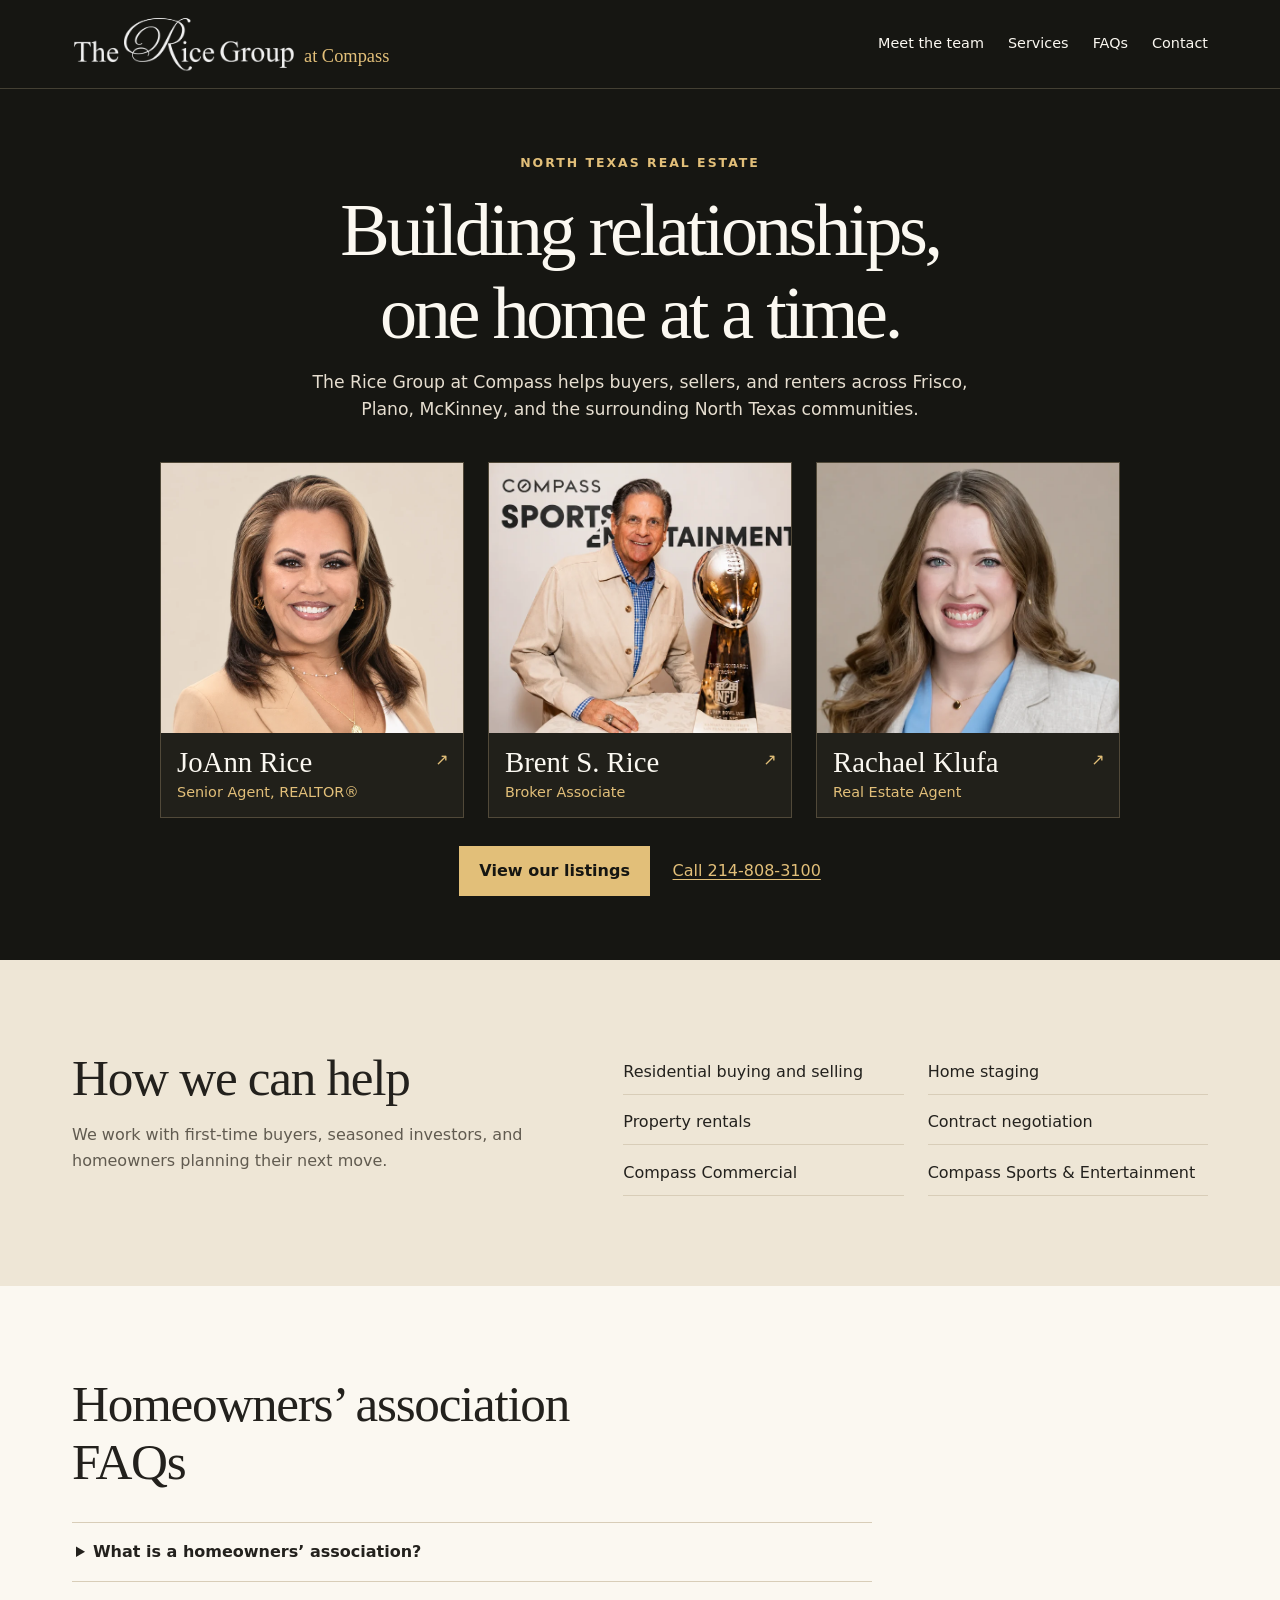
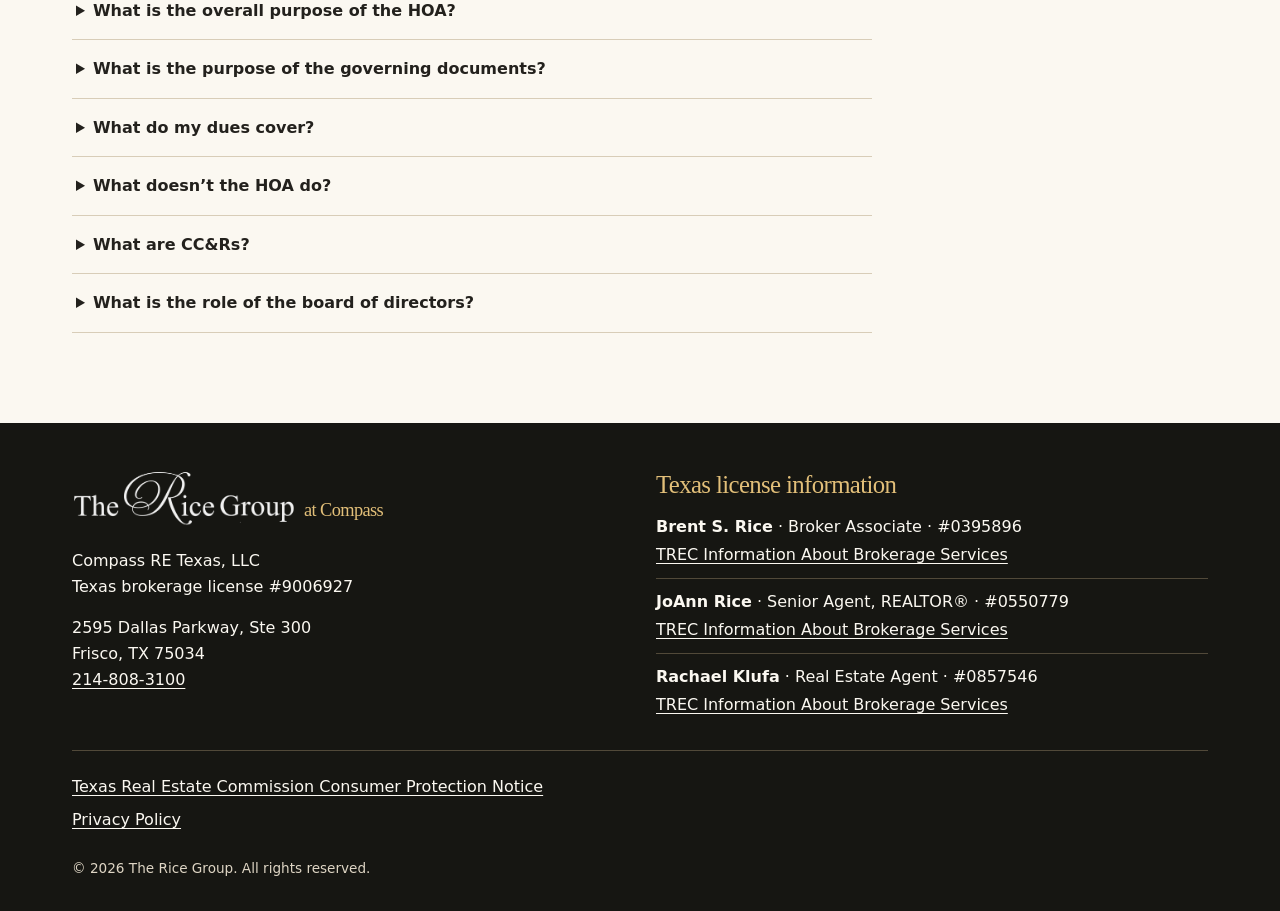
<file: index.html>
<!doctype html>
<html lang="en">
<head>
  <meta charset="utf-8">
  <meta name="viewport" content="width=device-width, initial-scale=1">
  <title>The Rice Group at Compass | North Texas Real Estate</title>
  <meta name="description" content="Meet Brent Rice, JoAnn Rice, and Rachael Klufa of The Rice Group at Compass. Real estate services for North Texas buyers, sellers, and renters.">
  <link rel="stylesheet" href="styles.css?v=brent-original-crop">
  <script type="application/ld+json">
  {
    "@context": "https://schema.org",
    "@type": "RealEstateAgent",
    "@id": "https://ricegroupinc.com/#rice-group",
    "name": "The Rice Group at Compass",
    "url": "https://ricegroupinc.com/",
    "image": [
      "https://ricegroupinc.com/images/brent-rice-portrait.webp",
      "https://ricegroupinc.com/images/joann-rice-warm-ivory.webp",
      "https://ricegroupinc.com/images/rachael-klufa-warm-gray.webp"
    ],
    "telephone": "+1-214-808-3100",
    "address": {
      "@type": "PostalAddress",
      "streetAddress": "2595 Dallas Parkway, Ste 300",
      "addressLocality": "Frisco",
      "addressRegion": "TX",
      "postalCode": "75034",
      "addressCountry": "US"
    },
    "areaServed": "North Texas",
    "sameAs": [
      "https://www.compass.com/agents/the-rice-group/"
    ]
  }
  </script>
</head>
<body>
  <a class="skip" href="#main">Skip to content</a>
  <header class="site-header">
    <div class="wrap header-inner">
      <a class="wordmark" href="./">
        <span class="wordmark-logo"><img src="images/rice-group-banner.png" alt="The Rice Group" width="2000" height="761"></span>
        <span class="wordmark-compass">at Compass</span>
      </a>
      <nav aria-label="Main navigation">
        <a href="#team">Meet the team</a>
        <a href="#services">Services</a>
        <a href="#faq">FAQs</a>
        <a href="#contact">Contact</a>
      </nav>
    </div>
  </header>

  <main id="main">
    <section class="hero" aria-labelledby="hero-heading">
      <div class="wrap portrait-hero">
        <div class="hero-intro">
          <p class="eyebrow">North Texas Real Estate</p>
          <h1 id="hero-heading">Building relationships,<br class="hero-break"> one home at a time.</h1>
          <p class="hero-copy">The Rice Group at Compass helps buyers, sellers, and renters across Frisco, Plano, McKinney, and the surrounding North Texas communities.</p>
        </div>

        <div class="hero-team" id="team">
          <ul class="portrait-grid" aria-label="Meet the team">
            <li>
              <a class="portrait-card" href="https://www.compass.com/agents/the-rice-group/" aria-labelledby="joann-name">
                <img class="portrait-joann" src="images/joann-rice-warm-ivory.webp" alt="Portrait of JoAnn Rice">
                <div class="portrait-caption">
                  <h2 id="joann-name">JoAnn Rice</h2>
                  <p>Senior Agent, REALTOR®</p>
                  <span class="portrait-arrow" aria-hidden="true">↗</span>
                </div>
              </a>
            </li>
            <li>
              <a class="portrait-card" href="https://www.compass.com/agents/the-rice-group/" aria-labelledby="brent-name">
                <div class="portrait-frame">
                  <img class="portrait-brent" src="images/brent-rice-portrait.webp" alt="Brent Rice beside a football trophy">
                </div>
                <div class="portrait-caption">
                  <h2 id="brent-name">Brent S. Rice</h2>
                  <p>Broker Associate</p>
                  <span class="portrait-arrow" aria-hidden="true">↗</span>
                </div>
              </a>
            </li>
            <li>
              <a class="portrait-card" href="https://www.compass.com/agents/rachael-klufa/" aria-labelledby="rachael-name">
                <img class="portrait-rachael" src="images/rachael-klufa-warm-gray.webp" alt="Portrait of Rachael Klufa">
                <div class="portrait-caption">
                  <h2 id="rachael-name">Rachael Klufa</h2>
                  <p>Real Estate Agent</p>
                  <span class="portrait-arrow" aria-hidden="true">↗</span>
                </div>
              </a>
            </li>
          </ul>
        </div>

        <div class="actions">
          <a class="button" href="https://www.compass.com/agents/the-rice-group/">View our listings</a>
          <a class="text-link" href="tel:+12148083100">Call 214-808-3100</a>
        </div>
      </div>
    </section>

    <section class="service-band" id="services">
      <div class="wrap section services-grid">
        <div>
          <h2>How we can help</h2>
          <p>We work with first-time buyers, seasoned investors, and homeowners planning their next move.</p>
        </div>
        <ul>
          <li>Residential buying and selling</li>
          <li>Home staging</li>
          <li>Property rentals</li>
          <li>Contract negotiation</li>
          <li>Compass Commercial</li>
          <li>Compass Sports &amp; Entertainment</li>
        </ul>
      </div>
    </section>

    <section class="wrap section" id="faq" aria-labelledby="faq-heading">
      <div class="section-heading">
        <h2 id="faq-heading">Homeowners’ association FAQs</h2>
      </div>
      <div class="faq-list">
        <details>
          <summary>What is a homeowners’ association?</summary>
          <p>Automatic and mandatory homeowners’ associations are part of an overall concept of residential property ownership. Purchase of a home or lot brings membership in the association, which provides the structure for operating and managing the community. Membership includes mandatory obligations, financial responsibilities, and association rules.</p>
        </details>
        <details>
          <summary>What is the overall purpose of the HOA?</summary>
          <p>The community association gives continuity to the community, preserves its architectural integrity, maintains common property, and promotes the community concept while protecting property values.</p>
        </details>
        <details>
          <summary>What is the purpose of the governing documents?</summary>
          <p>A community association’s governing documents provide the legal structure for the association and explain how it operates. They:</p>
          <ul>
            <li>Define the rights and obligations of the association and its owners.</li>
            <li>Create a binding relationship between each owner and the association.</li>
            <li>Establish how the association governs and funds its operations.</li>
            <li>Set rules and standards to protect owners and the community.</li>
            <li>Help protect property values and promote harmonious living.</li>
          </ul>
        </details>
        <details>
          <summary>What do my dues cover?</summary>
          <p>Community association dues, also called assessments, may be paid monthly, quarterly, or annually. Depending on the association, they may cover landscaping and upkeep of common areas, repairs and maintenance of amenities, social activities, and insurance.</p>
        </details>
        <details>
          <summary>What doesn’t the HOA do?</summary>
          <p>HOA management serves residents within the scope of the association’s responsibilities. It generally does not mediate private disputes between neighbors or handle domestic disputes, replace law enforcement, provide police protection, or control city or county services.</p>
        </details>
        <details>
          <summary>What are CC&amp;Rs?</summary>
          <p>Covenants, Conditions &amp; Restrictions are rules that help maintain design consistency and the character of a community. Review your community’s CC&amp;Rs and obtain any required approval before making exterior changes or improvements to your home or lot. Builders typically handle approvals for initial construction.</p>
        </details>
        <details>
          <summary>What is the role of the board of directors?</summary>
          <p>The board manages the association under its governing documents and applicable law. Its responsibilities can include setting policies, enforcing the governing documents, maintaining common property, managing finances, purchasing insurance, hiring service providers, overseeing committees, and holding annual and board meetings.</p>
        </details>
      </div>
    </section>
  </main>

  <footer class="site-footer" id="contact">
    <div class="wrap">
      <div class="footer-grid">
        <div>
          <h2>
            <span class="wordmark">
              <span class="wordmark-logo"><img src="images/rice-group-banner.png" alt="The Rice Group" width="2000" height="761"></span>
              <span class="wordmark-compass">at Compass</span>
            </span>
          </h2>
          <p>Compass RE Texas, LLC<br>Texas brokerage license #9006927</p>
          <address>2595 Dallas Parkway, Ste 300<br>Frisco, TX 75034<br><a href="tel:+12148083100">214-808-3100</a></address>
        </div>
        <div>
          <h2>Texas license information</h2>
          <ul class="license-list">
            <li>
              <div><strong id="brent-rice-license-holder">Brent S. Rice</strong> · Broker Associate · #0395896</div>
              <a href="disclosures/brent-rice-iabs.pdf" aria-describedby="brent-rice-license-holder">TREC Information About Brokerage Services</a>
            </li>
            <li>
              <div><strong id="joann-rice-license-holder">JoAnn Rice</strong> · Senior Agent, REALTOR® · #0550779</div>
              <a href="disclosures/joann-rice-iabs.pdf" aria-describedby="joann-rice-license-holder">TREC Information About Brokerage Services</a>
            </li>
            <li>
              <div><strong id="rachael-klufa-license-holder">Rachael Klufa</strong> · Real Estate Agent · #0857546</div>
              <a href="disclosures/rachael-klufa-iabs.pdf" aria-describedby="rachael-klufa-license-holder">TREC Information About Brokerage Services</a>
            </li>
          </ul>
        </div>
      </div>
      <nav class="disclosures" aria-label="Disclosures and privacy">
        <ul>
          <li><a href="https://www.trec.texas.gov/sites/default/files/pdf-forms/CN%201-5_0.pdf">Texas Real Estate Commission Consumer Protection Notice</a></li>
          <li><a href="privacy-policy/">Privacy Policy</a></li>
        </ul>
      </nav>
      <p class="copyright">© <span id="year">2026</span> The Rice Group. All rights reserved.</p>
    </div>
  </footer>
  <script>document.getElementById('year').textContent = new Date().getFullYear();</script>
</body>
</html>
</file>
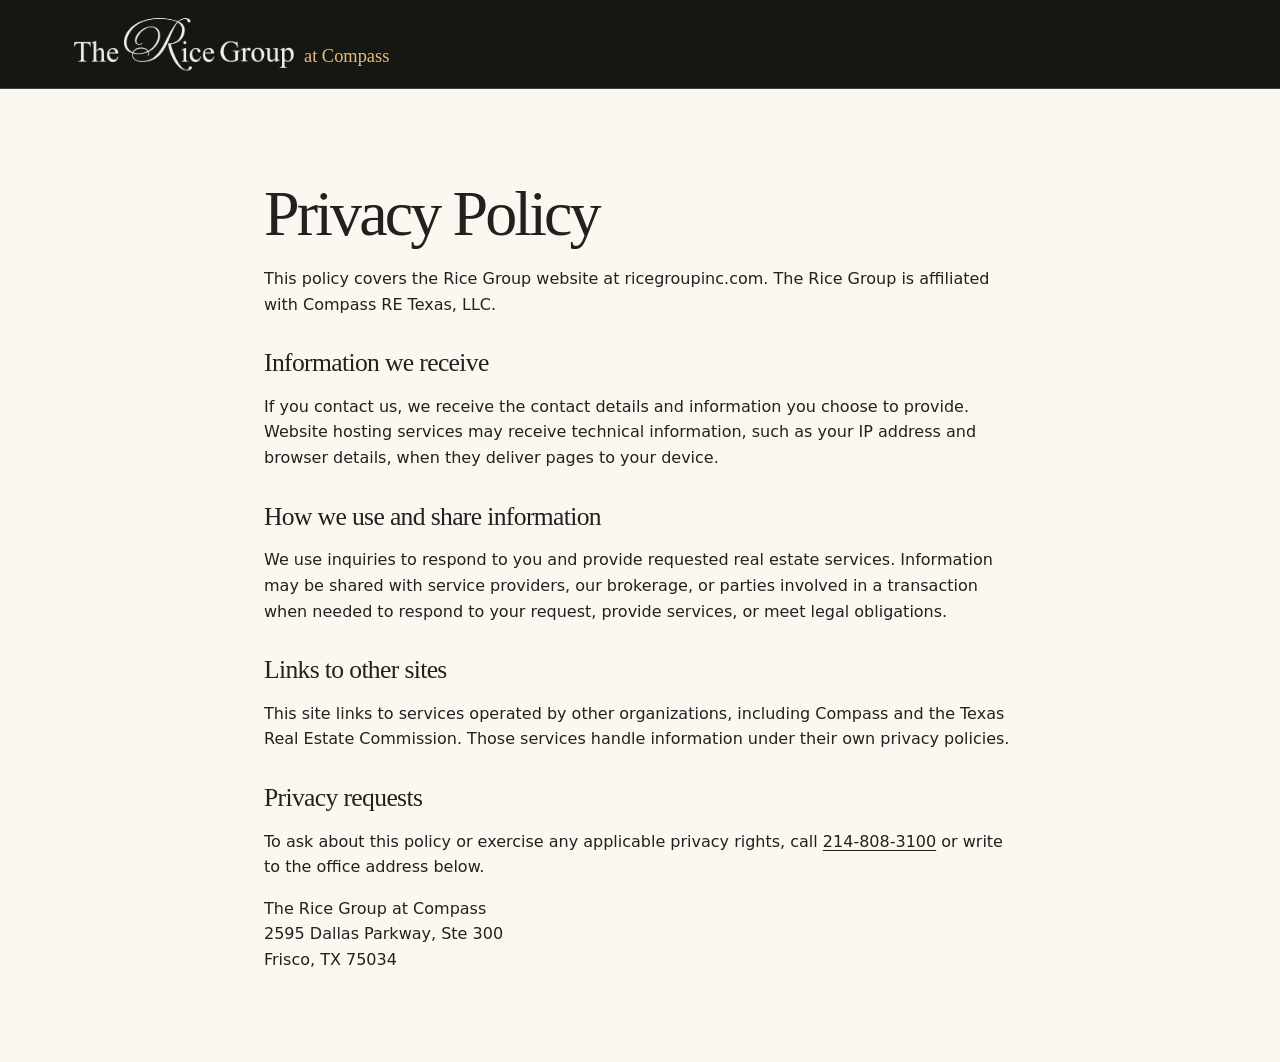
<file: privacy-policy/index.html>
<!doctype html>
<html lang="en">
<head>
  <meta charset="utf-8">
  <meta name="viewport" content="width=device-width, initial-scale=1">
  <title>Privacy Policy | The Rice Group at Compass</title>
  <link rel="stylesheet" href="../styles.css?v=rice-wordmark">
</head>
<body>
  <header class="site-header">
    <div class="wrap header-inner">
      <a class="wordmark" href="../">
        <span class="wordmark-logo"><img src="../images/rice-group-banner.png" alt="The Rice Group" width="2000" height="761"></span>
        <span class="wordmark-compass">at Compass</span>
      </a>
    </div>
  </header>
  <main class="wrap section policy">
    <h1>Privacy Policy</h1>
    <p>This policy covers the Rice Group website at ricegroupinc.com. The Rice Group is affiliated with Compass RE Texas, LLC.</p>
    <h2>Information we receive</h2>
    <p>If you contact us, we receive the contact details and information you choose to provide. Website hosting services may receive technical information, such as your IP address and browser details, when they deliver pages to your device.</p>
    <h2>How we use and share information</h2>
    <p>We use inquiries to respond to you and provide requested real estate services. Information may be shared with service providers, our brokerage, or parties involved in a transaction when needed to respond to your request, provide services, or meet legal obligations.</p>
    <h2>Links to other sites</h2>
    <p>This site links to services operated by other organizations, including Compass and the Texas Real Estate Commission. Those services handle information under their own privacy policies.</p>
    <h2>Privacy requests</h2>
    <p>To ask about this policy or exercise any applicable privacy rights, call <a href="tel:+12148083100">214-808-3100</a> or write to the office address below.</p>
    <address>The Rice Group at Compass<br>2595 Dallas Parkway, Ste 300<br>Frisco, TX 75034</address>
  </main>
</body>
</html>
</file>
<file: styles.css>
:root {
  color-scheme: light;
  --paper: #fbf8f1;
  --ink: #23211d;
  --muted: #615b50;
  --dark: #161612;
  --gold: #e2bf79;
  --line: #d8cdb8;
  --serif: Georgia, 'Times New Roman', serif;
  --sans: system-ui, -apple-system, sans-serif;
}
* { box-sizing: border-box; }
html { scroll-padding-top: 1.25rem; }
body { margin: 0; background: var(--paper); color: var(--ink); font: 1rem/1.6 var(--sans); }
img { display: block; max-width: 100%; }
p { margin: 0 0 1rem; }
a { color: inherit; text-underline-offset: .2em; }
a:hover { text-decoration-thickness: .14em; }
a:focus-visible { outline: 3px solid #a36e13; outline-offset: 5px; }
.site-header a:focus-visible, .hero a:focus-visible, .site-footer a:focus-visible { outline-color: var(--gold); }
.wrap { width: min(100% - 3rem, 71rem); margin-inline: auto; }
.skip { position: absolute; top: .5rem; left: .5rem; z-index: 2; padding: .5rem 1rem; background: white; transform: translateY(-180%); }
.skip:focus { transform: none; }
.site-header, .hero, .site-footer { background: var(--dark); color: var(--paper); }
.header-inner { min-height: 5rem; display: flex; align-items: center; justify-content: space-between; gap: .75rem 2rem; flex-wrap: wrap; padding-block: 1rem; }
.site-header { border-bottom: 1px solid #444033; }
.wordmark { display: inline-flex; max-width: 100%; align-items: flex-end; gap: .5rem; font: 1.15rem/1.2 var(--serif); text-decoration: none; }
/* Frame the original banner’s wordmark. The lower notch keeps the script R’s tail. */
.wordmark-logo { position: relative; width: clamp(9.5rem, 30vw, 14rem); aspect-ratio: 1080 / 269; overflow: hidden; mix-blend-mode: screen; clip-path: polygon(0 0, 100% 0, 100% 93%, 56% 93%, 56% 100%, 43% 100%, 43% 93%, 0 93%); }
.wordmark-logo img { position: absolute; top: -72.12%; left: -41.67%; width: 185.19%; max-width: none; height: auto; }
.wordmark-compass { color: var(--gold); white-space: nowrap; padding-bottom: .32rem; }
.header-inner nav { display: flex; flex-wrap: wrap; gap: .4rem 1.5rem; font-size: .9rem; }
.header-inner nav a { text-decoration: none; }
.header-inner nav a:hover { text-decoration: underline; }
.eyebrow { color: var(--gold); font-size: .78rem; font-weight: 700; letter-spacing: .16em; text-transform: uppercase; }
h1, h2, h3 { font-family: var(--serif); font-weight: 400; line-height: 1.12; margin: 0 0 1rem; }
h1 { font-size: clamp(2.65rem, 6.4vw, 5.35rem); letter-spacing: -.045em; }
h2 { font-size: clamp(2rem, 4vw, 3.25rem); letter-spacing: -.025em; }
h3 { font-size: clamp(1.45rem, 3vw, 2rem); }
.hero-copy { color: #e6ded0; max-width: 33rem; font-size: 1.08rem; }
.actions { display: flex; flex-wrap: wrap; gap: 1rem 1.4rem; align-items: center; margin-top: 1.75rem; }
.button { background: var(--gold); color: var(--dark); display: inline-block; padding: .7rem 1.2rem; font-weight: 700; text-decoration: none; border: 1px solid var(--gold); }
.button:hover { background: #f1d59b; }
.text-link { color: var(--gold); }
.section { padding-block: clamp(3.4rem, 7vw, 6rem); }
.section-heading { max-width: 37rem; margin-bottom: 2rem; }
.section-heading p, .services-grid p { color: var(--muted); margin-bottom: 0; }
.faq-list { max-width: 50rem; border-top: 1px solid var(--line); }
.faq-list details { border-bottom: 1px solid var(--line); }
.faq-list summary { cursor: pointer; padding: 1rem .25rem; font-weight: 650; }
.faq-list summary:hover { text-decoration: underline; }
.faq-list summary:focus-visible { outline: 3px solid #a36e13; outline-offset: 3px; }
.faq-list details > :not(summary) { margin: 0 .25rem 1rem; color: var(--muted); }
.faq-list ul { padding-inline-start: 1.5rem; }
.service-band { background: #eee6d6; }
.services-grid { display: grid; grid-template-columns: 1fr 1.2fr; gap: 2rem 4rem; }
.services-grid ul { list-style: none; margin: 0; padding: 0; display: grid; grid-template-columns: repeat(2, minmax(0, 1fr)); gap: .3rem 1.5rem; }
.services-grid li { border-bottom: 1px solid var(--line); padding: .6rem 0; }
.site-footer { padding-block: 3rem 2rem; }
.footer-grid { display: grid; grid-template-columns: 1fr 1fr; gap: 2rem; }
.footer-grid h2 { font-size: 1.55rem; color: var(--gold); }
.footer-grid ul, .disclosures ul { list-style: none; margin: 0; padding: 0; }
.license-list > li + li { border-top: 1px solid #514939; margin-top: .65rem; padding-top: .65rem; }
.license-list a { display: inline-block; margin-top: .125rem; }
address { font-style: normal; }
.disclosures { margin-top: 2rem; border-top: 1px solid #514939; padding-top: 1.2rem; }
.disclosures li { padding-block: .25rem; }
.disclosures span, .copyright { color: #ded5c4; }
.copyright { margin: 1.3rem 0 0; font-size: .85rem; }
.policy { max-width: 47rem; }
.policy h1 { font-size: clamp(2.5rem, 6vw, 4rem); }
.policy h2 { font-size: 1.6rem; margin-top: 2rem; }
@media (max-width: 42rem) {
  .wrap { width: calc(100% - 2rem); }
  .services-grid, .footer-grid { grid-template-columns: 1fr; }
}
@media (max-width: 24rem) {
  .services-grid ul { grid-template-columns: 1fr; }
}
.portrait-hero { padding-block: clamp(2.5rem, 5vw, 4.25rem); }
.hero-intro { text-align: center; }
.hero-intro h1 { font-size: clamp(2.55rem, 5.8vw, 4.8rem); margin-bottom: .85rem; }
.hero-intro .hero-copy { max-width: 42rem; margin-inline: auto; }
.hero-team { width: min(100%, 60rem); margin: clamp(1.6rem, 3vw, 2.5rem) auto 0; }
.portrait-grid { display: grid; grid-template-columns: repeat(3, minmax(0, 1fr)); gap: clamp(.55rem, 2vw, 1.5rem); list-style: none; margin: 0; padding: 0; }
.portrait-card { display: grid; grid-template-rows: auto 1fr; height: 100%; border: 1px solid #514939; background: #21201a; text-decoration: none; }
.portrait-card img { width: 100%; aspect-ratio: 1.12; object-fit: cover; }
.portrait-frame { overflow: hidden; }
.portrait-card .portrait-brent { object-position: center 36%; transform: scale(1.27); transform-origin: 41% 40%; }
.portrait-card .portrait-joann { object-position: center 45%; }
.portrait-card .portrait-rachael { object-position: center 24%; }
.portrait-card :is(.portrait-joann, .portrait-rachael) { transform: scaleX(-1); }
.portrait-caption { position: relative; padding: .8rem 2.2rem .9rem 1rem; }
.portrait-caption h2 { font-size: clamp(1.05rem, 2.5vw, 1.8rem); letter-spacing: 0; margin: 0 0 .25rem; }
.portrait-caption p { color: var(--gold); font-size: clamp(.67rem, 1.35vw, .9rem); line-height: 1.4; margin: 0; }
.portrait-arrow { position: absolute; top: .85rem; right: .9rem; color: var(--gold); }
.portrait-card:is(:hover, :focus-visible) { border-color: var(--gold); }
.portrait-card:is(:hover, :focus-visible) h2 { text-decoration: underline; }
.portrait-hero .actions { justify-content: center; }
@media (max-width: 36rem) {
  .hero-break { display: none; }
  .portrait-card img { aspect-ratio: .8; }
  .portrait-caption { padding: .55rem .4rem .65rem; }
  .portrait-arrow { display: none; }
  .portrait-hero .actions { gap: .7rem 1rem; }
}
</file>
